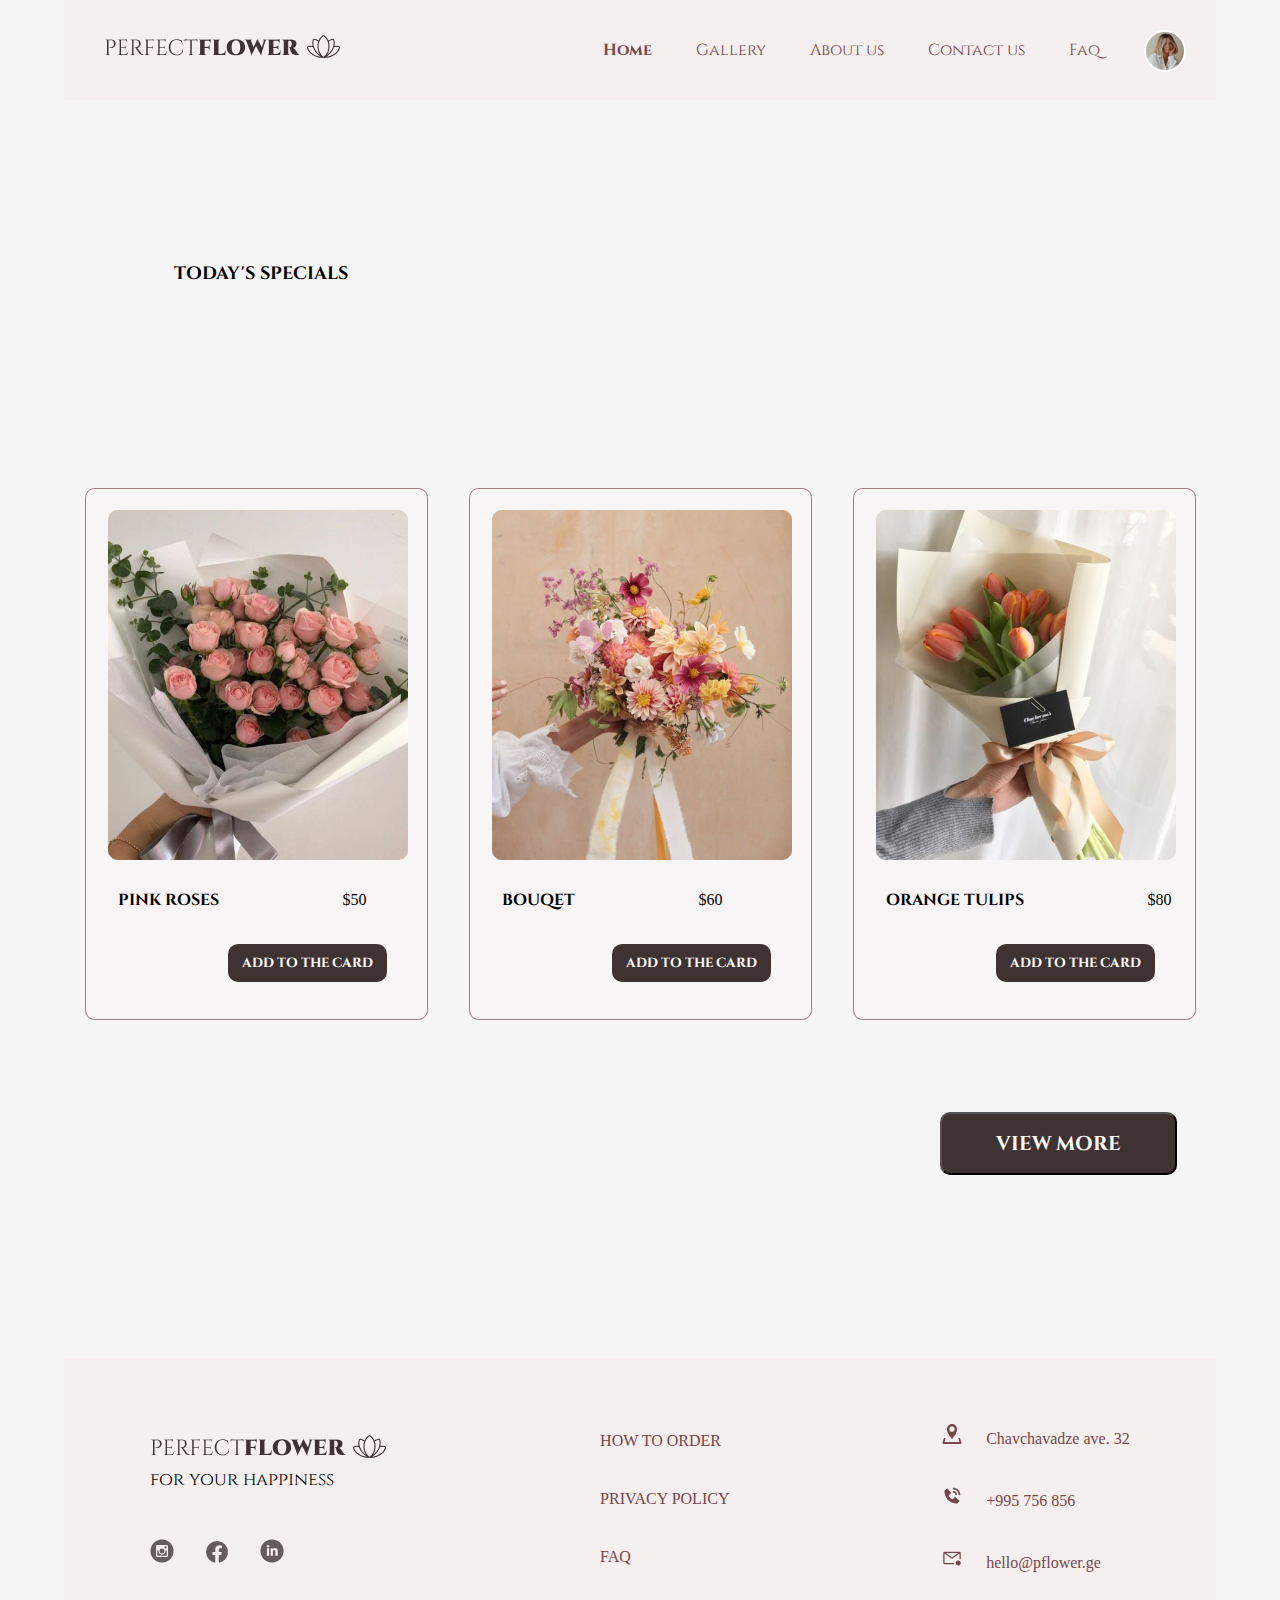
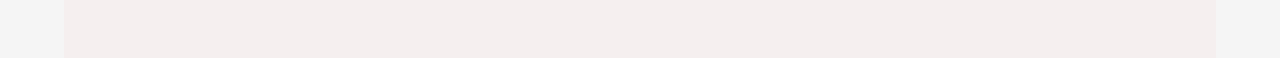
<file: index.html>
<!DOCTYPE html>
<html lang="en">

<head>
    <meta charset="UTF-8">
    <meta http-equiv="X-UA-Compatible" content="IE=edge">
    <meta name="viewport" content="width=device-width, initial-scale=1.0">
    <link rel="preconnect" href="https://fonts.googleapis.com">
    <link rel="preconnect" href="https://fonts.gstatic.com" crossorigin>
    <link href="https://fonts.googleapis.com/css2?family=Cinzel&display=swap" rel="stylesheet">
    <link rel="stylesheet" href="./assets/css/reset.css">
    <link rel="stylesheet" href="./assets/css/style.css">

    <title>home</title>
</head>

<body>
    <div class="container">
        <header>
            <div class="header-information">
                <div class="logo-content">
                    <nav>
                        <ul>
                            <li>
                                <a href="index.html">
                                    <img src="./assets/images/LOGO.png" alt="Logo">
                                </a>
                            </li>
                        </ul>
                    </nav>

                </div>
                <div class="nav-wrapper">
                    <nav>
                        <ul>
                            <li>
                                <a class="home" href="index.html">Home</a>
                            </li>
                            <li>
                                <a href="assets/pages/gallery.html">Gallery</a>
                            </li>
                            <li>
                                <a href="assets/pages/about.html">About us</a>
                            </li>
                            <li>
                                <a href="assets/pages/contact.html">Contact us</a>
                            </li>
                            <li>
                                <a href="assets/pages/faq.html">Faq</a>
                            </li>
                            <li class="icon-1">
                                <a>
                                    <img src="./assets/images/image 6.png" class="header-img" alt="profile">
                                </a>
                            </li>

                        </ul>
                    </nav>
                </div>
            </div>
        </header>
    </div>

    <main>
        <div class="container-1">
            <section>
                <div class="main-title">
                    <h1>TODAY'S SPECIALS</h1>
                </div>
                <div class="card-top">
                    <div class="card-box">
                        <div class="card-wrapper">
                            <img src="assets/images/flowers 1.png" alt="pink roses img" />
                            <h2>PINK ROSES</h2>
                            <span>$50</span>
                            <div class="card-button">
                                <button>ADD TO THE CARD</button>
                            </div>
                        </div>
                    </div>
                    <div class="card-box">
                        <div class="card-wrapper">
                            <img src="assets/images/flowers 2.png" alt="bouqet img" />
                            <h2>BOUQET</h2>
                            <span class="card-price">$60</span>
                            <div class="card-button">
                                <button>ADD TO THE CARD</button>
                            </div>
                        </div>
                    </div>
                    <div class="card-box">
                        <div class="card-wrapper">
                            <img src="assets/images/flowers 3.png" alt="orange tulips img" />
                            <h2>ORANGE TULIPS</h2>
                            <span>$80</span>
                            <div class="card-button">
                                <button>ADD TO THE CARD</button>
                            </div>
                        </div>
                    </div>

                </div>
                <div class="card-bottom">
                    <button>VIEW MORE</button>
                </div>
            </section>
        </div>
    </main>

    <footer class="container-2">
        <div class="footer-box">
            <div class="footer-logo">
                <a href="./index.html">
                    <img src="assets/images/LOGO.png" alt="logo img">
                </a>
                <p>for your happiness</p>
                <div class="footer-apps">
                    <a>
                        <img src="assets/images/instagram.png" alt="instagram logo">
                    </a>
                    <a>
                        <img src="assets/images/facebook.png" alt="facebook logo">
                    </a>
                    <a>
                        <img src="assets/images/linkedin.png" alt="linkedin logo">
                    </a>
                </div>

            </div>
            <div class="footer-wrapper">
                <nav>
                    <ul>
                        <li>
                            <a> HOW TO ORDER</a>
                        </li>
                        <li class="footer-privacy">
                            <a> PRIVACY POLICY</a>
                        </li>
                        <li>
                            <a href="./assets/pages/faq.html"> FAQ</a>
                        </li>
                    </ul>
                </nav>
            </div>
            <div class="footer-contact">
                <nav>
                    <ul>
                        <li>
                            <a>
                                <img src="./assets/images/entypo_location.png" alt="location img">
                                Chavchavadze ave. 32
                            </a>

                        </li>
                        <li class="footer-contact-logo">
                            <a>
                                <img src="./assets/images/bxs_phone-call.png" alt="phone-call img">
                                +995 756 856

                            </a>
                        </li>
                        <li>
                            <a>
                                <img src="./assets/images/carbon_email-new.png" alt="email img">
                                hello@pflower.ge
                            </a>
                        </li>
                    </ul>
                </nav>
            </div>
        </div>
    </footer>
</body>

</html>
</file>
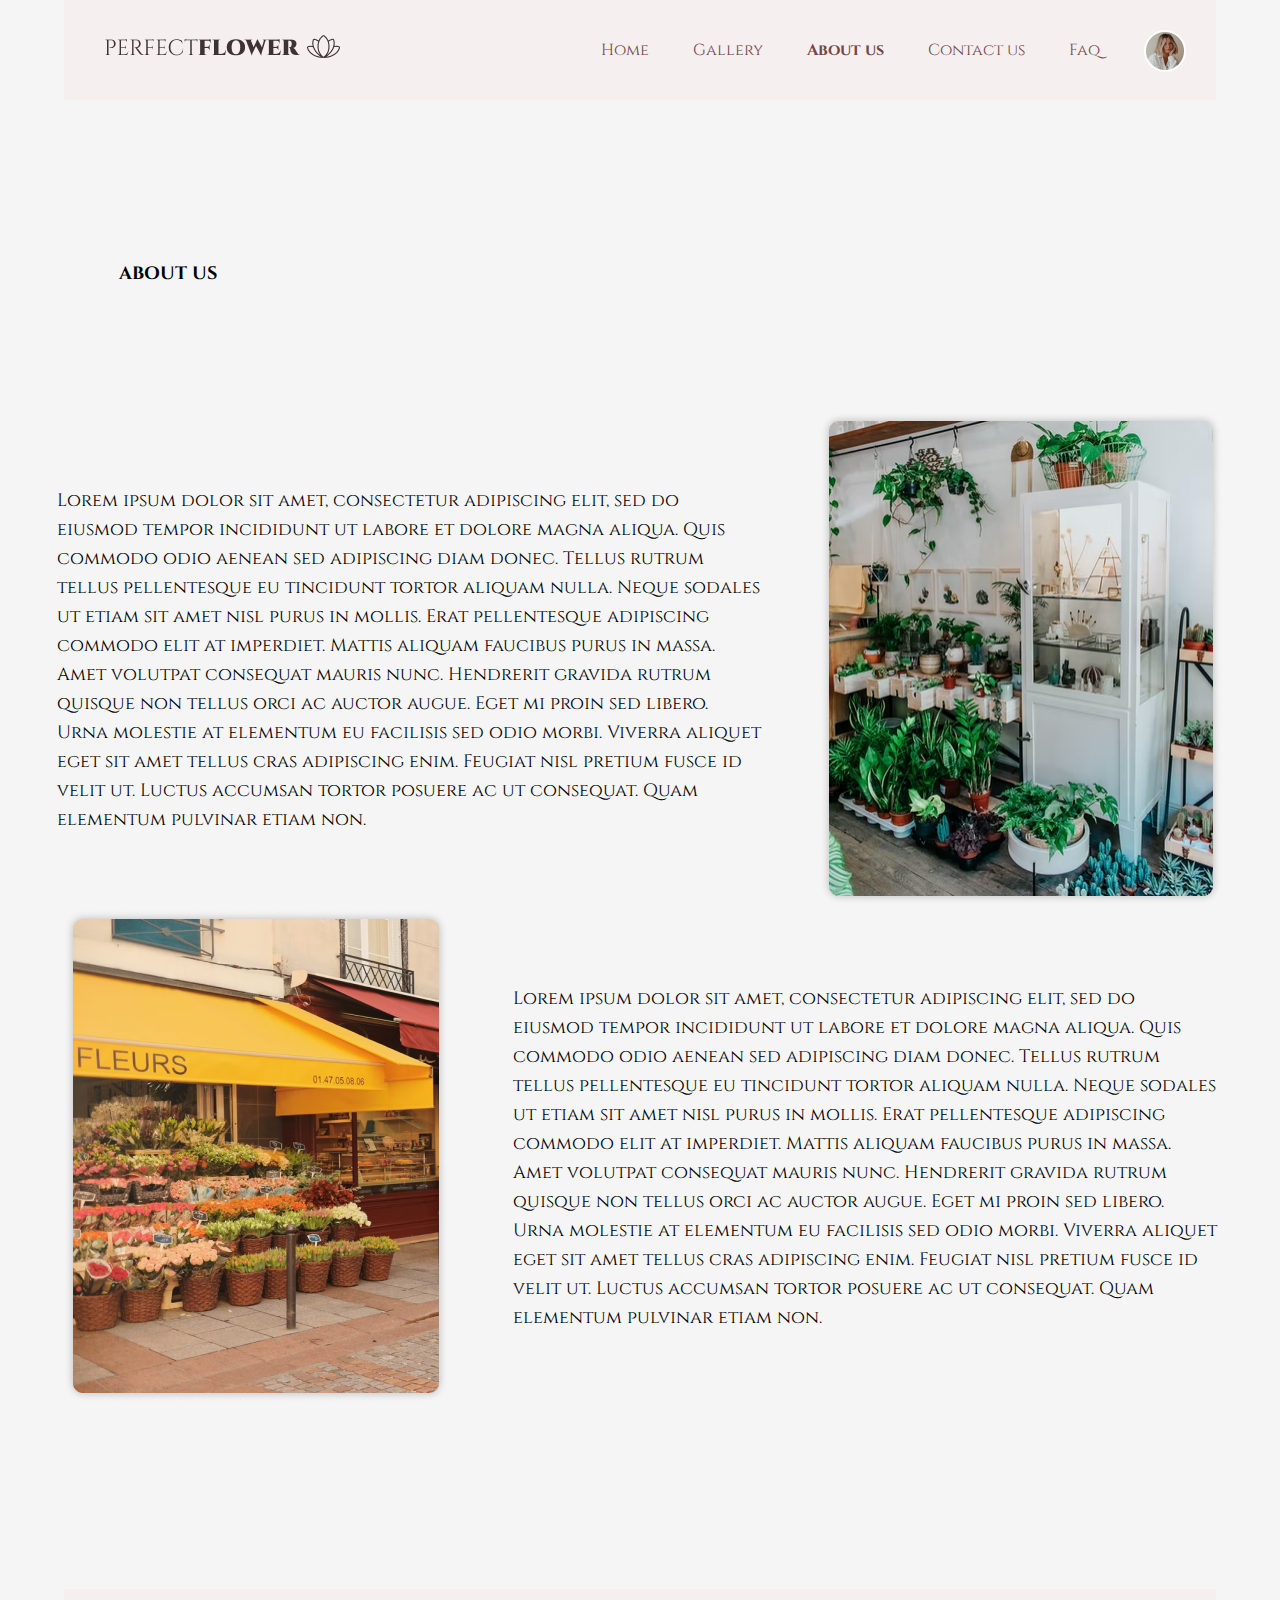
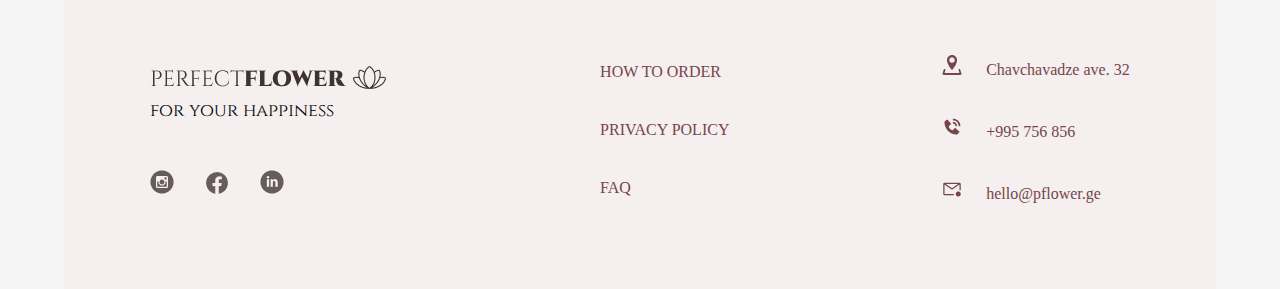
<file: assets/pages/about.html>
<!DOCTYPE html>
<html lang="en">

<head>
    <meta charset="UTF-8">
    <meta http-equiv="X-UA-Compatible" content="IE=edge">
    <meta name="viewport" content="width=device-width, initial-scale=1.0">
    <link rel="preconnect" href="https://fonts.googleapis.com">
    <link rel="preconnect" href="https://fonts.gstatic.com" crossorigin>
    <link href="https://fonts.googleapis.com/css2?family=Cinzel&display=swap" rel="stylesheet">
    <link rel="stylesheet" href="../css/reset.css">
    <link rel="stylesheet" href="../css/style.css">
    <title>about us</title>
</head>

<body>
    <div class="container">
        <header>
            <div class="header-information">
                <div class="logo-content">
                    <nav>
                        <ul>
                            <li>
                                <a href="../../index.html">
                                    <img src="../images/LOGO.png" alt="Logo">
                                </a>
                            </li>
                        </ul>
                    </nav>

                </div>
                <div class="nav-wrapper">
                    <nav>
                        <ul>
                            <li>
                                <a href="../../index.html">Home</a>
                            </li>
                            <li>
                                <a href="gallery.html">Gallery</a>
                            </li>
                            <li>
                                <a class="about" href="about.html">About us</a>
                            </li>
                            <li>
                                <a href="contact.html">Contact us</a>
                            </li>
                            <li>
                                <a href="faq.html">Faq</a>
                            </li>
                            <li class="icon-1">
                                <a>
                                    <img src="../images/image 6.png" class="header-img" alt="profile">
                                </a>
                            </li>
                        </ul>
                    </nav>
                </div>
            </div>
        </header>
    </div>
    <main>
        <div class="conteiner-1">
            <h4>ABOUT US</h4>
            <div class="about-box">
                <div class="about-information">
                    <p>Lorem ipsum dolor sit amet, consectetur adipiscing elit, sed do eiusmod tempor incididunt ut
                        labore et dolore magna aliqua. Quis commodo odio aenean sed adipiscing diam donec. Tellus rutrum
                        tellus pellentesque eu tincidunt tortor aliquam nulla. Neque sodales ut etiam sit amet nisl
                        purus in mollis. Erat pellentesque adipiscing commodo elit at imperdiet. Mattis aliquam faucibus
                        purus in massa. Amet volutpat consequat mauris nunc. Hendrerit gravida rutrum quisque non tellus
                        orci ac auctor augue. Eget mi proin sed libero. Urna molestie at elementum eu facilisis sed odio
                        morbi. Viverra aliquet eget sit amet tellus cras adipiscing enim. Feugiat nisl pretium fusce id
                        velit ut. Luctus accumsan tortor posuere ac ut consequat. Quam elementum pulvinar etiam non.
                    </p>
                </div>
                <div>
                    <img src="../images/image 30.png" alt="flowers img">
                </div>
            </div>
            <div class="about-box-1">
                <div>
                    <img src="../images/image 31.png" alt="flowers img">
                </div>
                <div class="about-information">
                    <p>Lorem ipsum dolor sit amet, consectetur adipiscing elit, sed do eiusmod tempor incididunt ut
                        labore et dolore magna aliqua. Quis commodo odio aenean sed adipiscing diam donec. Tellus rutrum
                        tellus pellentesque eu tincidunt tortor aliquam nulla. Neque sodales ut etiam sit amet nisl
                        purus in mollis. Erat pellentesque adipiscing commodo elit at imperdiet. Mattis aliquam faucibus
                        purus in massa. Amet volutpat consequat mauris nunc. Hendrerit gravida rutrum quisque non tellus
                        orci ac auctor augue. Eget mi proin sed libero. Urna molestie at elementum eu facilisis sed odio
                        morbi. Viverra aliquet eget sit amet tellus cras adipiscing enim. Feugiat nisl pretium fusce id
                        velit ut. Luctus accumsan tortor posuere ac ut consequat. Quam elementum pulvinar etiam non.
                    </p>
                </div>
            </div>
        </div>
    </main>

    <footer class="container-2">
        <div class="footer-box">
            <div class="footer-logo">
                <a href="./index.html">
                    <img src="../images/LOGO.png" alt="logo img">
                </a>
                <p>for your happiness</p>
                <div class="footer-apps">
                    <a>
                        <img src="../images/instagram.png" alt="instagram logo">
                    </a>
                    <a>
                        <img src="../images/facebook.png" alt="facebook logo">
                    </a>
                    <a>
                        <img src="../images/linkedin.png" alt="linkedin logo">
                    </a>
                </div>
            </div>
            <div class="footer-wrapper">
                <nav>
                    <ul>
                        <li>
                            <a> HOW TO ORDER</a>
                        </li>
                        <li class="footer-privacy">
                            <a> PRIVACY POLICY</a>
                        </li>
                        <li>
                            <a href="faq.html"> FAQ</a>
                        </li>
                    </ul>
                </nav>
            </div>
            <div class="footer-contact">
                <nav>
                    <ul>
                        <li>
                            <a>
                                <img src="../images/entypo_location.png" alt="location img">
                                Chavchavadze ave. 32
                            </a>
                        </li>
                        <li class="footer-contact-logo">
                            <a>
                                <img src="../images/bxs_phone-call.png" alt="phone-call img">
                                +995 756 856
                            </a>
                        </li>
                        <li>
                            <a>
                                <img src="../images/carbon_email-new.png" alt="email img">
                                hello@pflower.ge
                            </a>
                        </li>
                    </ul>
                </nav>
            </div>
        </div>
    </footer>
</body>

</html>
</file>
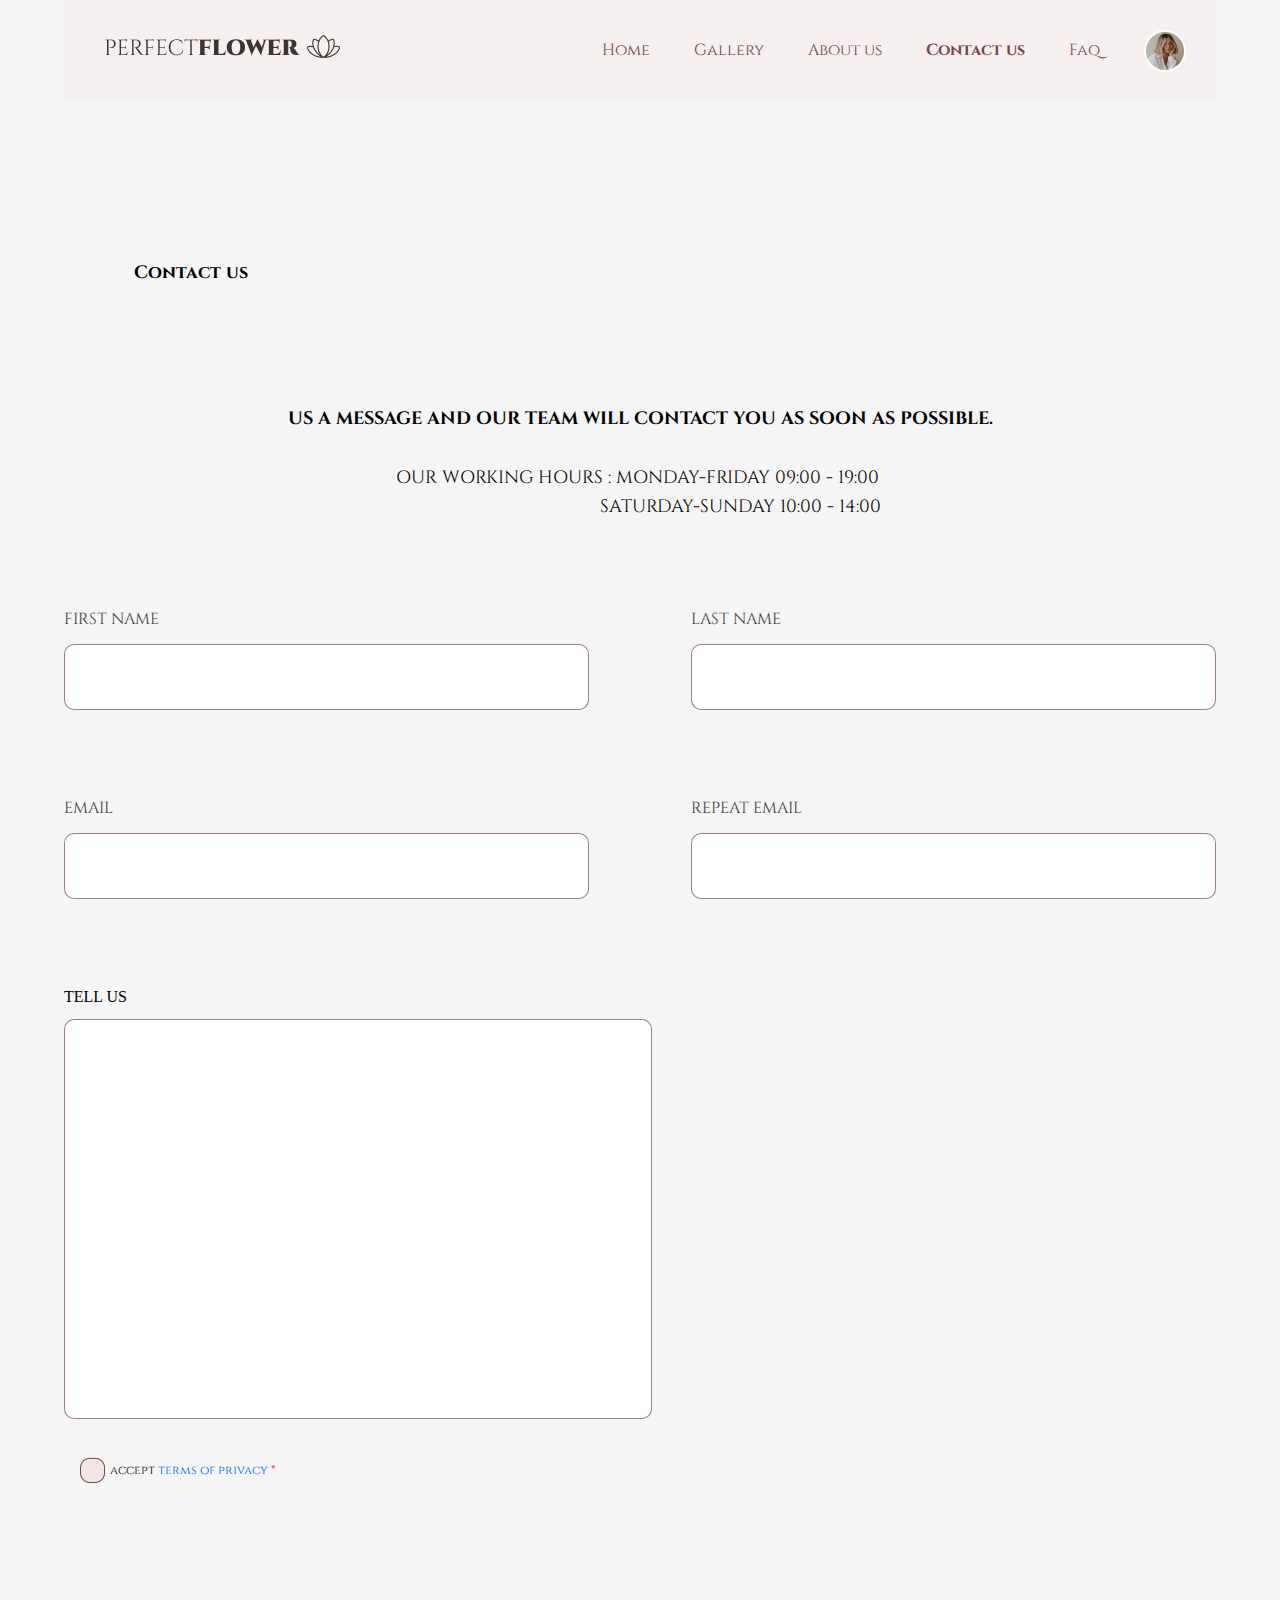
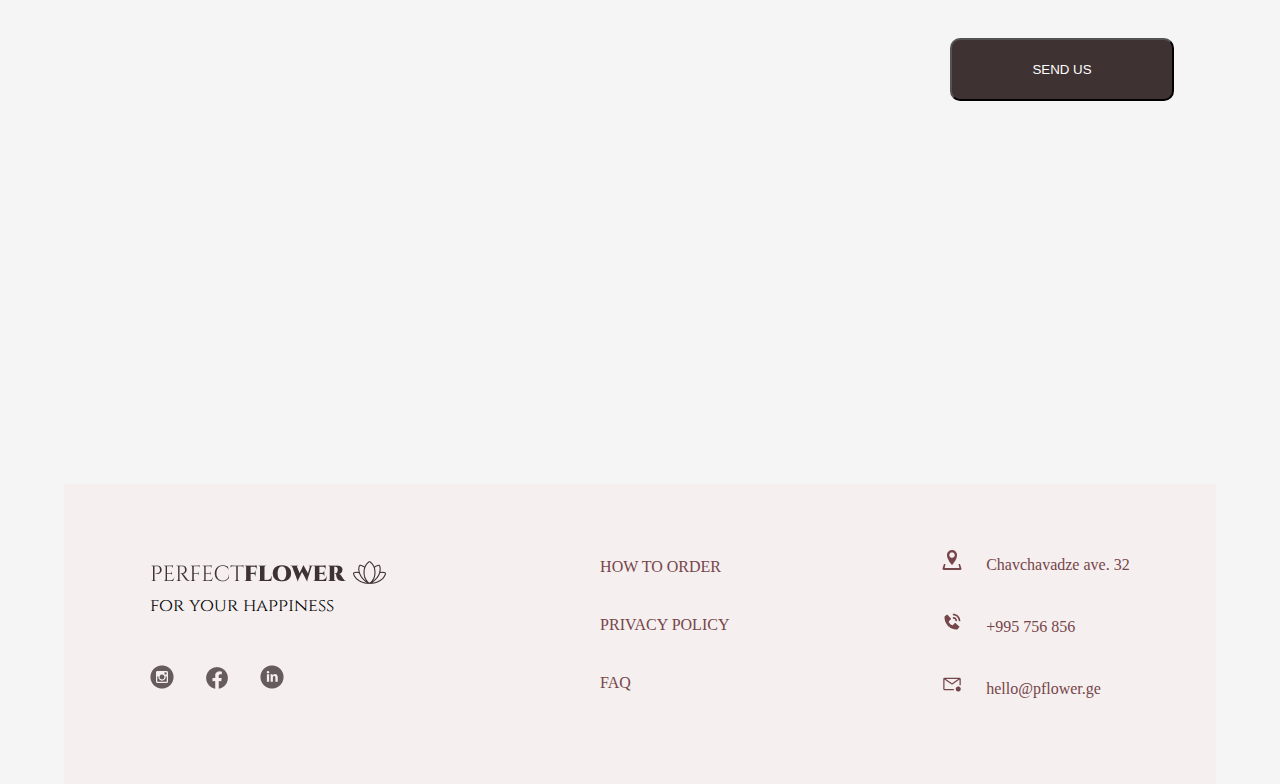
<file: assets/pages/contact.html>
<!DOCTYPE html>
<html lang="en">

<head>
    <meta charset="UTF-8">
    <meta http-equiv="X-UA-Compatible" content="IE=edge">
    <meta name="viewport" content="width=device-width, initial-scale=1.0">
    <link rel="preconnect" href="https://fonts.googleapis.com">
    <link rel="preconnect" href="https://fonts.gstatic.com" crossorigin>
    <link href="https://fonts.googleapis.com/css2?family=Cinzel&display=swap" rel="stylesheet">
    <link rel="stylesheet" href="../css/reset.css">
    <link rel="stylesheet" href="../css/style.css">
    <title>home</title>
</head>

<body>
    <div class="container">
        <header>
            <div class="header-information">
                <div class="logo-content">
                    <nav>
                        <ul>
                            <li>
                                <a href="../../index.html">
                                    <img src="../images/LOGO.png" alt="Logo">
                                </a>
                            </li>
                        </ul>
                    </nav>
                </div>
                <div class="nav-wrapper">
                    <nav>
                        <ul>
                            <li>
                                <a href="../../index.html">Home</a>
                            </li>
                            <li>
                                <a href="gallery.html">Gallery</a>
                            </li>
                            <li>
                                <a href="about.html">About us</a>
                            </li>
                            <li>
                                <a class="contact" href="contact.html">Contact us</a>
                            </li>
                            <li>
                                <a href="faq.html">Faq</a>
                            </li>
                            <li class="icon-1">
                                <a>
                                    <img src="../images/image 6.png" class="header-img" alt="profile">
                                </a>
                            </li>
                        </ul>
                    </nav>
                </div>
            </div>
        </header>
    </div>
    <main>
        <div class="container-1">
            <h5>Contact us</h5>
            <div class="contact-title">
                <h6>US A MESSAGE AND OUR TEAM WILL CONTACT YOU AS SOON AS POSSIBLE.</h6>
                <p>OUR WORKING HOURS : MONDAY-FRIDAY 09:00 - 19:00 </p>
                <span>SATURDAY-SUNDAY 10:00 - 14:00</span>
            </div>
            <div class="contact-wrapper">
                <div class="contact-sign-up">
                    <label for="fname">FIRST NAME</label>
                    <input type="text" name="fname">
                </div>
                <div class="contact-sign-up">
                    <label for="lname">LAST NAME</label>
                    <input type="text" name="lname">
                </div>
            </div>
            <div class="contact-wrapper">
                <div class="contact-sign-up">
                    <label for="email">EMAIL</label>
                    <input type="email" name="email">
                </div>
                <div class="contact-sign-up">
                    <label for="email">REPEAT EMAIL</label>
                    <input type="email" name="email">
                </div>
            </div>
            <div class="contact-wrapper-map">
                <div class="contact-info">
                    <label for="tell us">TELL US</label>
                    <input type="text" name="tell us">
                </div>
                <div class="contact-map">
                    <iframe
                        src="https://www.google.com/maps/embed?pb=!1m18!1m12!1m3!1d2978.538322653568!2d44.768698014938145!3d41.708901283965396!2m3!1f0!2f0!3f0!3m2!1i1024!2i768!4f13.1!3m3!1m2!1s0x40447332ce83ce27%3A0x88f10503a3a86e1d!2sIlia%20State%20University!5e0!3m2!1sen!2sge!4v1676544685999!5m2!1sen!2sge"
                        width="600" height="450" style="border:0;" allowfullscreen="" loading="lazy"
                        referrerpolicy="no-referrer-when-downgrade"></iframe>
                </div>
            </div>
        </div>
        <div class="accept-button">
            <img src="../images/Rectangle 21.png" alt="logo">
            <p>accept
                <span class="blue">terms of privacy</span>
                <span class="red">*</span>
            </p>

        </div>
        <button class="contact-button">SEND US</button>
    </main>
    <footer class="container-2">
        <div class="footer-box">
            <div class="footer-logo">
                <a href="./index.html">
                    <img src="../images/LOGO.png" alt="logo img">
                </a>
                <p>for your happiness</p>
                <div class="footer-apps">
                    <a>
                        <img src="../images/instagram.png" alt="instagram logo">
                    </a>
                    <a>
                        <img src="../images/facebook.png" alt="facebook logo">
                    </a>
                    <a>
                        <img src="../images/linkedin.png" alt="linkedin logo">
                    </a>
                </div>
            </div>
            <div class="footer-wrapper">
                <nav>
                    <ul>
                        <li>
                            <a> HOW TO ORDER</a>
                        </li>
                        <li class="footer-privacy">
                            <a> PRIVACY POLICY</a>
                        </li>
                        <li>
                            <a href="faq.html"> FAQ</a>
                        </li>
                    </ul>
                </nav>
            </div>
            <div class="footer-contact">
                <nav>
                    <ul>
                        <li>
                            <a>
                                <img src="../images/entypo_location.png" alt="location img">
                                Chavchavadze ave. 32
                            </a>

                        </li>
                        <li class="footer-contact-logo">
                            <a>
                                <img src="../images/bxs_phone-call.png" alt="phone-call img">
                                +995 756 856

                            </a>
                        </li>
                        <li>
                            <a>
                                <img src="../images/carbon_email-new.png" alt="email img">
                                hello@pflower.ge
                            </a>
                        </li>
                    </ul>
                </nav>
            </div>
        </div>
    </footer>
</body>

</html>
</file>
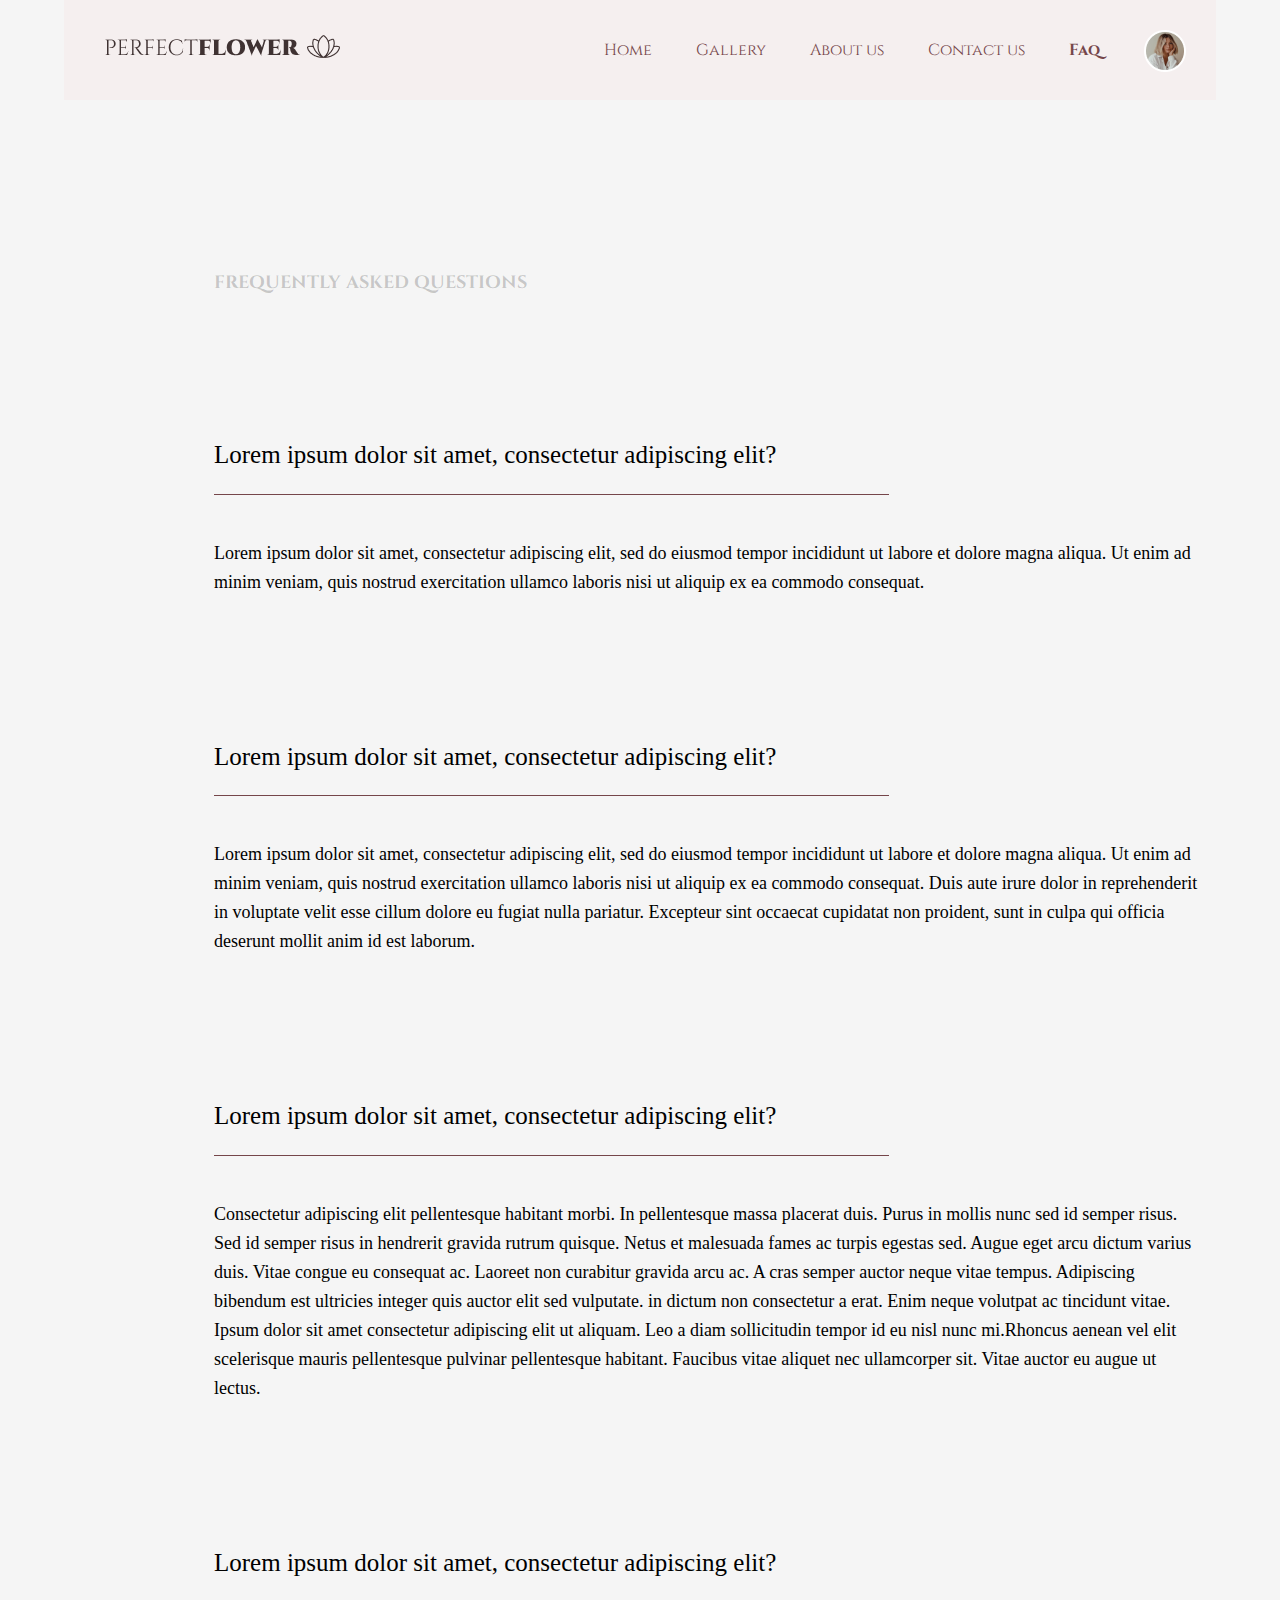
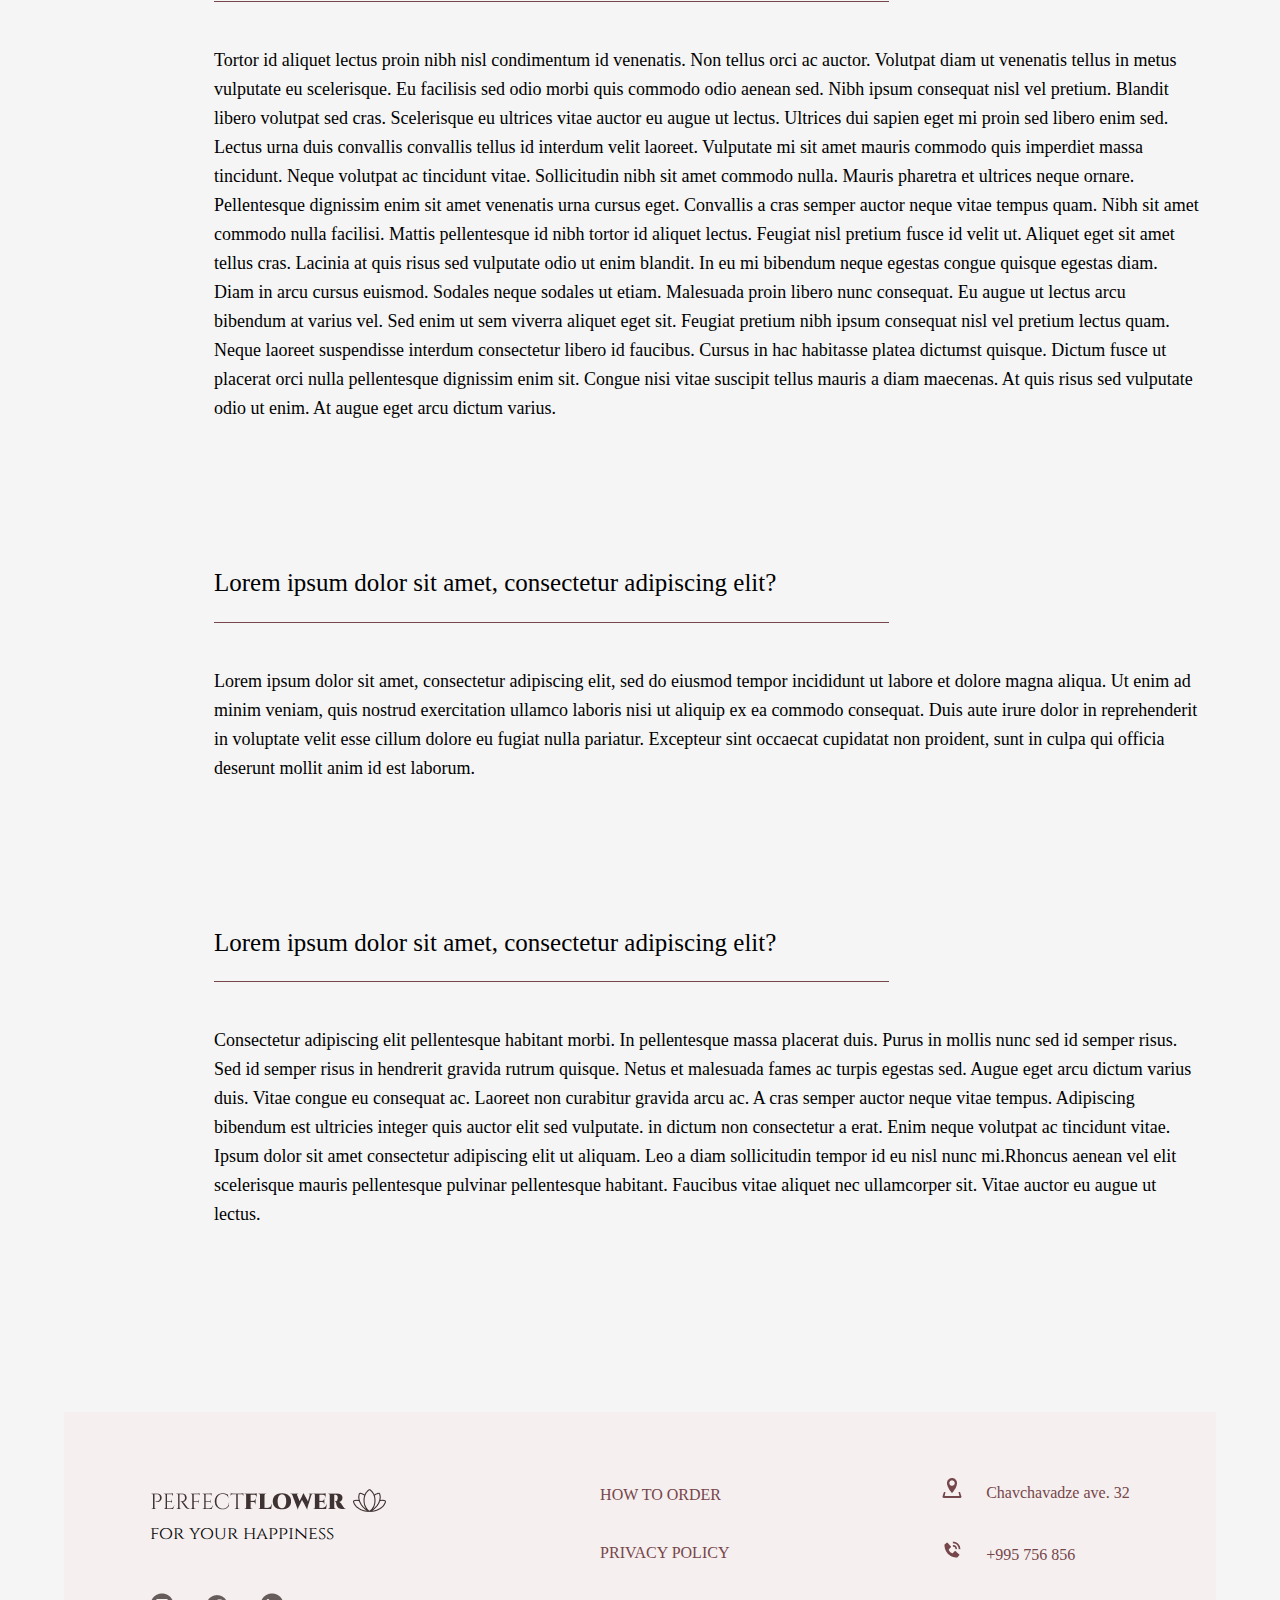
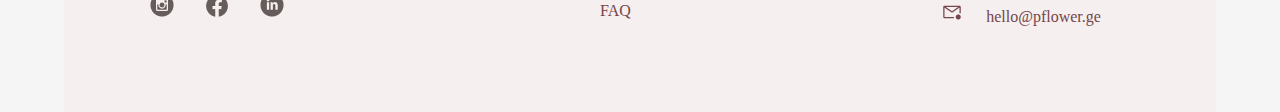
<file: assets/pages/faq.html>
<!DOCTYPE html>
<html lang="en">

<head>
    <meta charset="UTF-8">
    <meta http-equiv="X-UA-Compatible" content="IE=edge">
    <meta name="viewport" content="width=device-width, initial-scale=1.0">
    <link rel="preconnect" href="https://fonts.googleapis.com">
    <link rel="preconnect" href="https://fonts.gstatic.com" crossorigin>
    <link href="https://fonts.googleapis.com/css2?family=Cinzel&display=swap" rel="stylesheet">
    <link rel="stylesheet" href="../css/reset.css">
    <link rel="stylesheet" href="../css/style.css">
    <title>FAQ</title>
</head>

<body>
    <div class="container">
        <header>
            <div class="header-information">
                <div class="logo-content">
                    <nav>
                        <ul>
                            <li>
                                <a href="../../index.html">
                                    <img src="../images/LOGO.png" alt="Logo">
                                </a>
                            </li>
                        </ul>
                    </nav>

                </div>
                <div class="nav-wrapper">
                    <nav>
                        <ul>
                            <li>
                                <a href="../../index.html">Home</a>
                            </li>
                            <li>
                                <a href="gallery.html">Gallery</a>
                            </li>
                            <li>
                                <a href="about.html">About us</a>
                            </li>
                            <li>
                                <a href="contact.html">Contact us</a>
                            </li>
                            <li>
                                <a class="faq" href="faq.html">Faq</a>
                            </li>
                            <li class="icon-1">
                                <a>
                                    <img src="../images/image 6.png" class="header-img" alt="profile">
                                </a>
                            </li>

                        </ul>
                    </nav>
                </div>
            </div>
        </header>
    </div>
    <main>
        <div class="container-1">
            <div class="faq-title">
                <h1>FREQUENTLY ASKED QUESTIONS</h1>
            </div>
            <div class="faq-wrapper">
                <h3>Lorem ipsum dolor sit amet, consectetur adipiscing elit?</h3>
                <p>Lorem ipsum dolor sit amet, consectetur adipiscing elit, sed do eiusmod tempor incididunt ut labore
                    et
                    dolore magna aliqua. Ut enim ad minim veniam, quis nostrud exercitation ullamco laboris nisi ut
                    aliquip
                    ex ea commodo consequat. </p>
                <h3>Lorem ipsum dolor sit amet, consectetur adipiscing elit?</h3>
                <p>Lorem ipsum dolor sit amet, consectetur adipiscing elit, sed do eiusmod tempor incididunt ut labore
                    et
                    dolore magna aliqua. Ut enim ad minim veniam, quis nostrud exercitation ullamco laboris nisi ut
                    aliquip
                    ex ea commodo consequat. Duis aute irure dolor in reprehenderit in voluptate velit esse cillum
                    dolore eu
                    fugiat nulla pariatur. Excepteur sint occaecat cupidatat non proident, sunt in culpa qui officia
                    deserunt mollit anim id est laborum.</p>
                <h3>Lorem ipsum dolor sit amet, consectetur adipiscing elit?</h3>
                <p>Consectetur adipiscing elit pellentesque habitant morbi. In pellentesque massa placerat duis. Purus
                    in
                    mollis nunc sed id semper risus. Sed id semper risus in hendrerit gravida rutrum quisque. Netus et
                    malesuada fames ac turpis egestas sed. Augue eget arcu dictum varius duis. Vitae congue eu consequat
                    ac.
                    Laoreet non curabitur gravida arcu ac. A cras semper auctor neque vitae tempus. Adipiscing bibendum
                    est
                    ultricies integer quis auctor elit sed vulputate. in dictum non consectetur a erat. Enim neque
                    volutpat
                    ac tincidunt vitae. Ipsum dolor sit amet consectetur adipiscing elit ut aliquam. Leo a diam
                    sollicitudin
                    tempor id eu nisl nunc mi.Rhoncus aenean vel elit scelerisque mauris pellentesque pulvinar
                    pellentesque
                    habitant. Faucibus vitae aliquet nec ullamcorper sit. Vitae auctor eu augue ut lectus.</p>
                <h3>Lorem ipsum dolor sit amet, consectetur adipiscing elit?</h3>
                <p>Tortor id aliquet lectus proin nibh nisl condimentum id venenatis. Non tellus orci ac auctor.
                    Volutpat
                    diam ut venenatis tellus in metus vulputate eu scelerisque. Eu facilisis sed odio morbi quis commodo
                    odio aenean sed. Nibh ipsum consequat nisl vel pretium. Blandit libero volutpat sed cras.
                    Scelerisque eu
                    ultrices vitae auctor eu augue ut lectus. Ultrices dui sapien eget mi proin sed libero enim sed.
                    Lectus
                    urna duis convallis convallis tellus id interdum velit laoreet. Vulputate mi sit amet mauris commodo
                    quis imperdiet massa tincidunt. Neque volutpat ac tincidunt vitae. Sollicitudin nibh sit amet
                    commodo
                    nulla. Mauris pharetra et ultrices neque ornare. Pellentesque dignissim enim sit amet venenatis urna
                    cursus eget. Convallis a cras semper auctor neque vitae tempus quam. Nibh sit amet commodo nulla
                    facilisi. Mattis pellentesque id nibh tortor id aliquet lectus. Feugiat nisl pretium fusce id velit
                    ut.

                    Aliquet eget sit amet tellus cras. Lacinia at quis risus sed vulputate odio ut enim blandit. In eu
                    mi
                    bibendum neque egestas congue quisque egestas diam. Diam in arcu cursus euismod. Sodales neque
                    sodales
                    ut etiam. Malesuada proin libero nunc consequat. Eu augue ut lectus arcu bibendum at varius vel. Sed
                    enim ut sem viverra aliquet eget sit. Feugiat pretium nibh ipsum consequat nisl vel pretium lectus
                    quam.
                    Neque laoreet suspendisse interdum consectetur libero id faucibus. Cursus in hac habitasse platea
                    dictumst quisque. Dictum fusce ut placerat orci nulla pellentesque dignissim enim sit. Congue nisi
                    vitae
                    suscipit tellus mauris a diam maecenas. At quis risus sed vulputate odio ut enim. At augue eget arcu
                    dictum varius.</p>
                <h3>Lorem ipsum dolor sit amet, consectetur adipiscing elit?</h3>
                <p>Lorem ipsum dolor sit amet, consectetur adipiscing elit, sed do eiusmod tempor incididunt ut labore
                    et
                    dolore magna aliqua. Ut enim ad minim veniam, quis nostrud exercitation ullamco laboris nisi ut
                    aliquip
                    ex ea commodo consequat. Duis aute irure dolor in reprehenderit in voluptate velit esse cillum
                    dolore eu
                    fugiat nulla pariatur. Excepteur sint occaecat cupidatat non proident, sunt in culpa qui officia
                    deserunt mollit anim id est laborum.</p>
                <h3>Lorem ipsum dolor sit amet, consectetur adipiscing elit?</h3>
                <p>Consectetur adipiscing elit pellentesque habitant morbi. In pellentesque massa placerat duis. Purus
                    in
                    mollis nunc sed id semper risus. Sed id semper risus in hendrerit gravida rutrum quisque. Netus et
                    malesuada fames ac turpis egestas sed. Augue eget arcu dictum varius duis. Vitae congue eu consequat
                    ac.
                    Laoreet non curabitur gravida arcu ac. A cras semper auctor neque vitae tempus. Adipiscing bibendum
                    est
                    ultricies integer quis auctor elit sed vulputate. in dictum non consectetur a erat. Enim neque
                    volutpat
                    ac tincidunt vitae. Ipsum dolor sit amet consectetur adipiscing elit ut aliquam. Leo a diam
                    sollicitudin
                    tempor id eu nisl nunc mi.Rhoncus aenean vel elit scelerisque mauris pellentesque pulvinar
                    pellentesque
                    habitant. Faucibus vitae aliquet nec ullamcorper sit. Vitae auctor eu augue ut lectus.</p>
            </div>
        </div>
    </main>
    <footer class="container-2">
        <div class="footer-box">
            <div class="footer-logo">
                <a href="./index.html">
                    <img src="../images/LOGO.png" alt="logo img">
                </a>
                <p>for your happiness</p>
                <div class="footer-apps">
                    <a>
                        <img src="../images/instagram.png" alt="instagram logo">
                    </a>
                    <a>
                        <img src="../images/facebook.png" alt="facebook logo">
                    </a>
                    <a>
                        <img src="../images/linkedin.png" alt="linkedin logo">
                    </a>
                </div>

            </div>
            <div class="footer-wrapper">
                <nav>
                    <ul>
                        <li>
                            <a> HOW TO ORDER</a>
                        </li>
                        <li class="footer-privacy">
                            <a> PRIVACY POLICY</a>
                        </li>
                        <li>
                            <a href="faq.html"> FAQ</a>
                        </li>
                    </ul>
                </nav>
            </div>
            <div class="footer-contact">
                <nav>
                    <ul>
                        <li>
                            <a>
                                <img src="../images/entypo_location.png" alt="location img">
                                Chavchavadze ave. 32
                            </a>

                        </li>
                        <li class="footer-contact-logo">
                            <a>
                                <img src="../images/bxs_phone-call.png" alt="phone-call img">
                                +995 756 856

                            </a>
                        </li>
                        <li>
                            <a>
                                <img src="../images/carbon_email-new.png" alt="email img">
                                hello@pflower.ge
                            </a>
                        </li>
                    </ul>
                </nav>
            </div>
        </div>
    </footer>
</body>

</html>
</file>
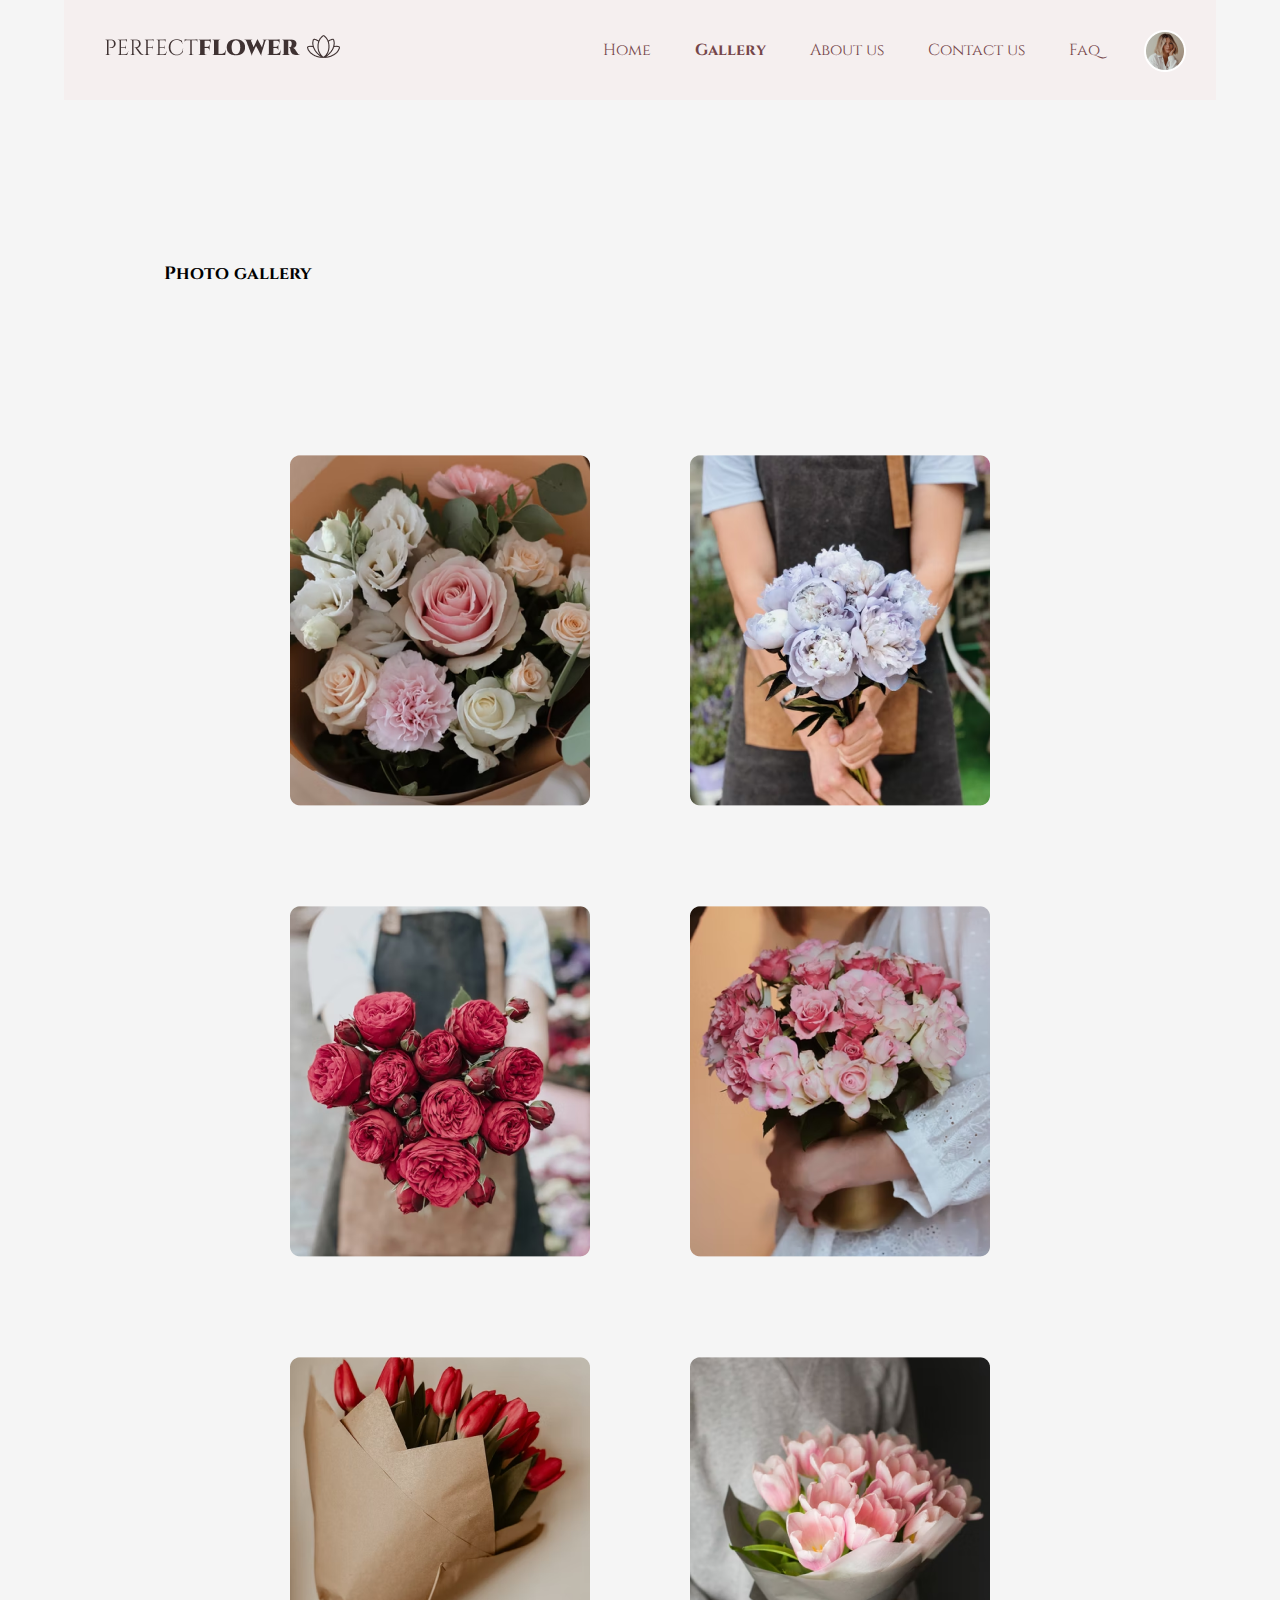
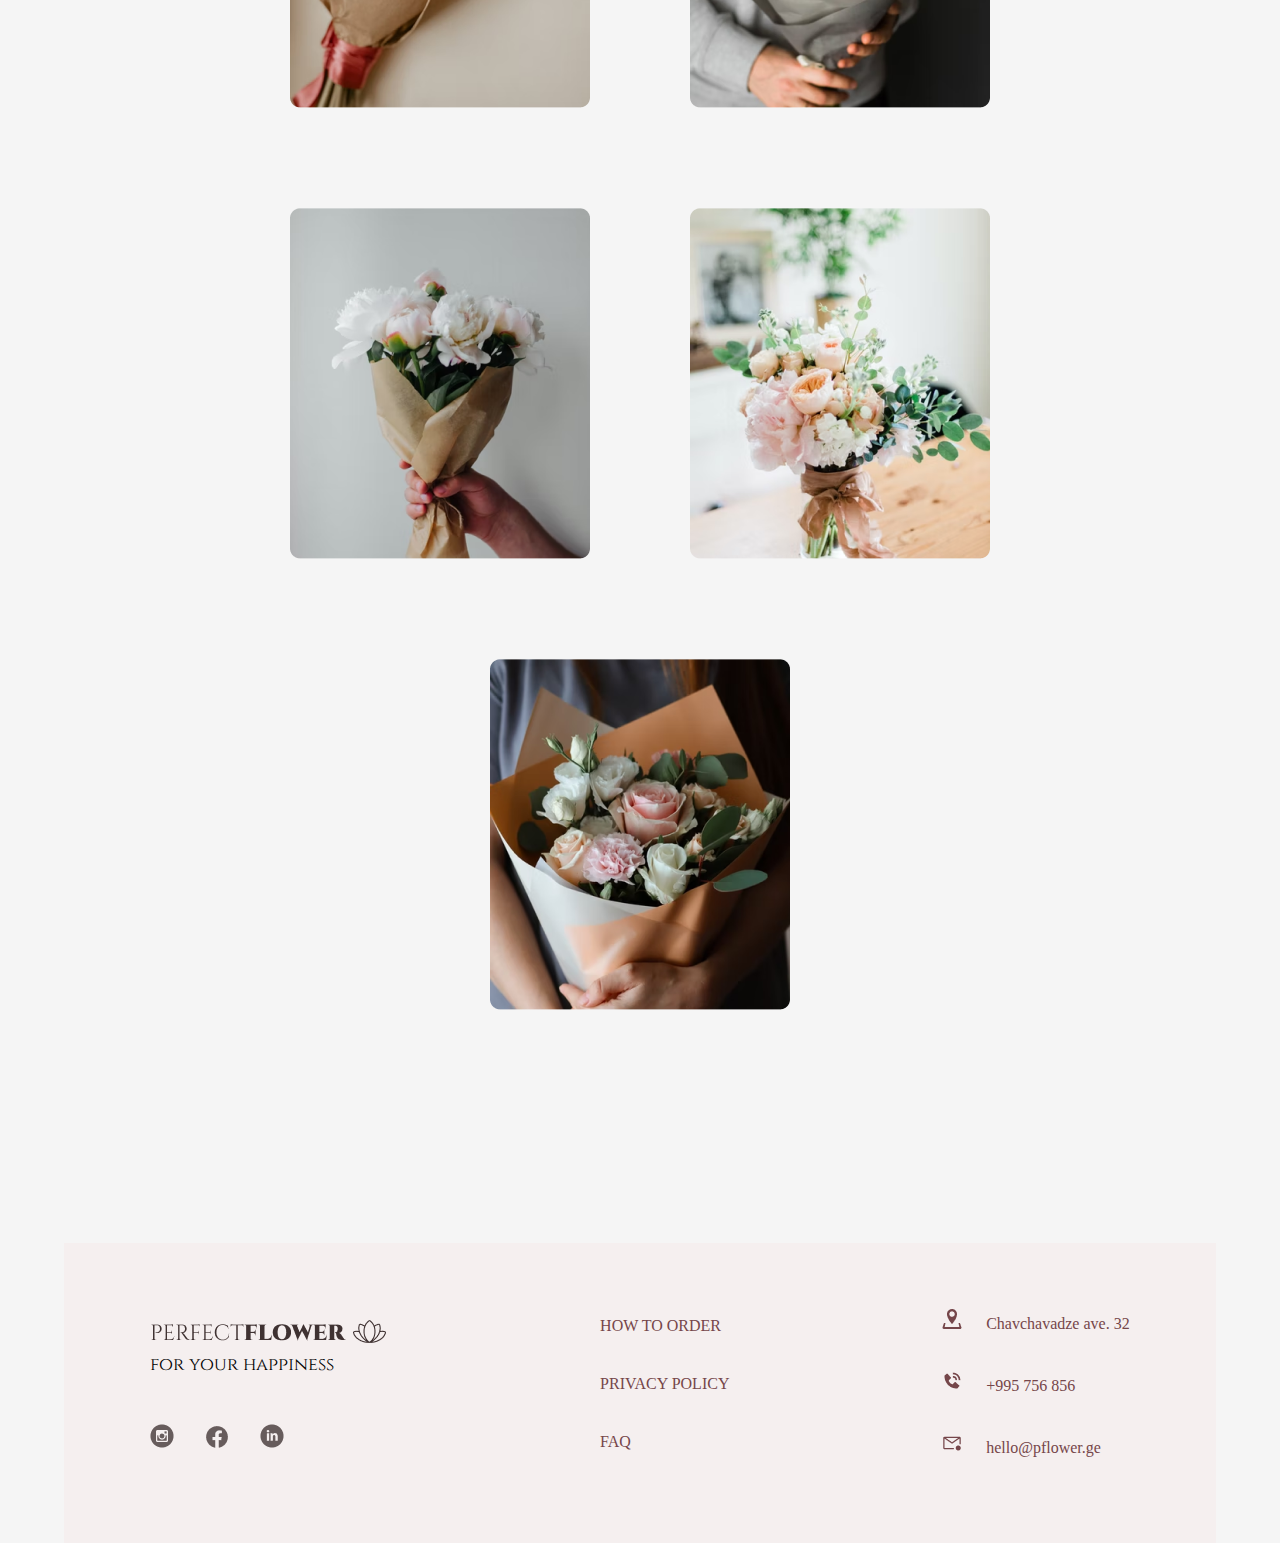
<file: assets/pages/gallery.html>
<!DOCTYPE html>
<html lang="en">

<head>
    <meta charset="UTF-8">
    <meta http-equiv="X-UA-Compatible" content="IE=edge">
    <meta name="viewport" content="width=device-width, initial-scale=1.0">
    <link rel="preconnect" href="https://fonts.googleapis.com">
    <link rel="preconnect" href="https://fonts.gstatic.com" crossorigin>
    <link href="https://fonts.googleapis.com/css2?family=Cinzel&display=swap" rel="stylesheet">
    <link rel="stylesheet" href="../css/reset.css">
    <link rel="stylesheet" href="../css/style.css">

    <title>gallery</title>
</head>

<body>
    <div class="container">
        <header>
            <div class="header-information">
                <div class="logo-content">
                    <nav>
                        <ul>
                            <li>
                                <a href="../../index.html">
                                    <img src="../images/LOGO.png" alt="Logo">
                                </a>
                            </li>
                        </ul>
                    </nav>

                </div>
                <div class="nav-wrapper">
                    <nav>
                        <ul>
                            <li>
                                <a href="../../index.html">Home</a>
                            </li>
                            <li>
                                <a class="gallery" href="gallery.html">Gallery</a>
                            </li>
                            <li>
                                <a href="about.html">About us</a>
                            </li>
                            <li>
                                <a href="contact.html">Contact us</a>
                            </li>
                            <li>
                                <a href="faq.html">Faq</a>
                            </li>
                            <li class="icon-1">
                                <a>
                                    <img src="../images/image 6.png" class="header-img" alt="profile">
                                </a>
                            </li>

                        </ul>
                    </nav>
                </div>
            </div>
        </header>
    </div>
    <main>
        <div class="container-1">
            <div class="gallery-title">
                <h1>Photo gallery</h1>
            </div>
            <div class="gallery-box">
                <img class="gallery-pic" src="../images/image 37.png" alt="gallery img">
                <img class="gallery-pic" src="../images/image 28.png" alt="gallery img">
                <img class="gallery-pic" src="../images/image 27.png" alt="gallery img">
                <img class="gallery-pic" src="../images/image 26.png" alt="gallery img">
                <img class="gallery-pic" src="../images/image 25.png" alt="gallery img">
                <img class="gallery-pic" src="../images/image 24.png" alt="gallery img">
                <img class="gallery-pic" src="../images/image 23.png" alt="gallery img">
                <img class="gallery-pic" src="../images/image 22.png" alt="gallery img">
                <img class="gallery-pic" src="../images/image 22 (1).png" alt="gallery img">
            </div>
        </div>
    </main>
    <footer class="container-2">
        <div class="footer-box">
            <div class="footer-logo">
                <a href="./index.html">
                    <img src="../images/LOGO.png" alt="logo img">
                </a>
                <p>for your happiness</p>
                <div class="footer-apps">
                    <a>
                        <img src="../images/instagram.png" alt="instagram logo">
                    </a>
                    <a>
                        <img src="../images/facebook.png" alt="facebook logo">
                    </a>
                    <a>
                        <img src="../images/linkedin.png" alt="linkedin logo">
                    </a>
                </div>

            </div>
            <div class="footer-wrapper">
                <nav>
                    <ul>
                        <li>
                            <a> HOW TO ORDER</a>
                        </li>
                        <li class="footer-privacy">
                            <a> PRIVACY POLICY</a>
                        </li>
                        <li>
                            <a href="faq.html"> FAQ</a>
                        </li>
                    </ul>
                </nav>
            </div>
            <div class="footer-contact">
                <nav>
                    <ul>
                        <li>
                            <a>
                                <img src="../images/entypo_location.png" alt="location img">
                                Chavchavadze ave. 32
                            </a>

                        </li>
                        <li class="footer-contact-logo">
                            <a>
                                <img src="../images/bxs_phone-call.png" alt="phone-call img">
                                +995 756 856

                            </a>
                        </li>
                        <li>
                            <a>
                                <img src="../images/carbon_email-new.png" alt="email img">
                                hello@pflower.ge
                            </a>
                        </li>
                    </ul>
                </nav>
            </div>
        </div>
    </footer>
</body>
</html>
</file>
<file: assets/css/style.css>
@font-face {
    font-family: 'Cinzel', serif;
    src: url(../fonts/Cinzel-Regular.ttf);
}

@font-face {
    font-family: 'Cinzel', serif;
    src: url(../fonts/Cinzel-Bold.ttf);
}

@font-face {
    font-family: 'Open Sans', sans-serif;
    src: url(../fonts/OpenSans-Regular.ttf);
}



body {
    background-color: #f5f5f5;
}

.container {
    max-width: 1340px;
    width: 90%;
    margin: 0 auto;
    background: #F5EFEF;
    height: 100px;
}

.container-1 {
    max-width: 1240px;
    width: 90%;
    margin: 0 auto;
    background: #F5F5F5;

}

.container-2 {
    max-width: 1240px;
    width: 90%;
    margin: 0 auto;
    background: #F5EFEF;
    height: 300px;
    margin-top: 183px;
}

.logo-content {
    margin-top: 30px;

}

.header-information {
    display: flex;
    justify-content: space-between;
}

.nav-wrapper {
    margin-right: 30px;
}

.nav-wrapper li {
    display: inline-block;
    margin-left: 40px;
    margin-top: 30px
}

.home,
.gallery,
.contact,
.about,
.faq {
    font-weight: bolder;
}

.header-img {
    vertical-align: middle;
}

.nav-wrapper a {
    text-decoration: none;
    color: #75464A;
    font-size: 16px;
    font-family: 'Cinzel', serif;
}


.main-title {
    font-size: 18px;
    line-height: 24px;
    font-family: 'Cinzel', serif;
    font-weight: 700;
    margin-top: 162px;
    margin-left: 50px;
}

.card-top {
    display: flex;
    justify-content: space-around;
}

.card-box {
    margin-top: 100px;
    background-color: #F7F5F5;
}

.card-wrapper {
    border: 1px solid #75464AB2;
    width: 343px;
    height: 532px;
    border-radius: 9.61px;
    padding: 21px 22px 126px 22px;
}

.card-wrapper h2 {
    padding-top: 27px;
    padding-left: 10px;
    font-size: 16px;
    line-height: 21.57px;
    font-family: 'Cinzel', serif;
    font-weight: 700;
    display: inline-block;
}

.card-wrapper span {
    display: inline-block;
    padding-left: 120px;
}


.card-button {
    background: #3F3232;
    width: 159px;
    height: 38px;
    border-radius: 10px;
    display: flex;
    flex-direction: row;
    justify-content: center;
    margin-top: 32px;
    margin-left: 120px;
}

.card-button button {

    background: #3F3232;
    color: #FFFFFF;
    display: flex;
    align-self: center;
    flex-direction: column;
    font-family: 'Cinzel', serif;
    font-weight: 700;
    border: none;

}

.card-bottom {
    text-align: right;
    margin-right: 39px;
    margin-top: 92px;
}

.card-bottom button {
    width: 237px;
    height: 63px;
    background: #3F3232;
    color: #FFFFFF;
    border-radius: 10px;
    font-size: 20px;
    line-height: 27px;
    font-family: 'Cinzel', serif;
    font-weight: 700;
}

.main-title h1 {
    margin-top: 162px;
    margin-bottom: 102px;
    margin-left: 60px;
    Font-size: 18px;
    Line-height: 24px;
    font-family: 'Cinzel', serif;
    font-weight: 700;

}

.gallery-title h1 {
    font-size: 18px;
    line-height: 24px;
    font-family: 'Cinzel', serif;
    font-weight: 700;
    margin: 162px 100px 119px
}

.gallery-box {
    display: flex;
    flex-wrap: wrap;
    align-items: center;
    justify-content: center;
}

.gallery-pic {
    padding: 50px;
}

.gallery-box img:hover {
    filter: drop-shadow(0 0 0.75rem);
    transform: scale(1.1);
    transition: 200ms;
}

.faq-title h1 {
    color: #00000033;
    font-size: 18px;
    line-height: 24px;
    font-family: 'Cinzel', serif;
    font-weight: 700;
    margin-left: 150px;
    margin-top: 171px;
}

.faq-wrapper h3 {
    font-size: 25px;
    line-height: 34px;
    border-bottom: 1px solid #75464A;
    width: 675px;
    padding-bottom: 21.5px;
    margin-top: 143px;
    margin-left: 150px;
}

.faq-wrapper p {
    font-size: 18px;
    line-height: 29px;
    margin-top: 44px;
    width: 988px;
    margin-left: 150px;

}

h4 {
    Font-size: 18px;
    Line-height: 24px;
    font-family: 'Cinzel', serif;
    font-weight: 700;
    margin-top: 162px;
    margin-left: 119px;
    margin-bottom: 125px;
}

.about-information p {
    width: 704px;
    font-size: 18px;
    line-height: 29px;
    font-family: 'Cinzel', serif;
}

.about-box,
.about-box-1 {
    display: flex;
    flex-direction: row;
    justify-content: space-evenly;
    align-items: center;

}

.contact-title {
    text-align: center;
}

h5 {
    font-size: 18px;
    line-height: 25px;
    font-family: 'Cinzel', serif;
    font-weight: 700;
    margin: 160px 70px 119px;
}

h6 {
    font-size: 18px;
    line-height: 29px;
    font-family: 'Cinzel', serif;
    font-weight: 700;
    margin-bottom: 30px;
}

.contact-title p {
    font-size: 18px;
    line-height: 29px;
    font-family: 'Cinzel', serif;
}

.contact-title span {
    font-size: 18px;
    line-height: 29px;
    font-family: 'Cinzel', serif;
    margin-left: 200px;
}



.working-hours {
    display: flex;
    gap: 20px;
    flex-direction: column;
    align-items: center;
}

.contact-sign-up label {
    font-size: 16px;
    line-height: 22px;
    color: #3D3D3D;
    Font-family: 'Cinzel', serif;

}

.contact-sign-up {
    display: flex;
    flex-direction: column;
    align-items: flex-start;
    gap: 14px;
}

.contact-wrapper {
    display: flex;
    flex-direction: row;
    align-content: stretch;
    justify-content: space-between;
    margin-top: 87px;
}

.contact-sign-up input {
    color: #75464A;
    border-radius: 10px;
    width: 525px;
    height: 66px;
    border: 1px solid #75464AB2;
}

.contact-wrapper-map input {
    width: 588px;
    height: 400px;
    color: #75464A;
    border-radius: 10px;
    border: 1px solid #75464AB2;
}


.contact-info {
    display: flex;
    flex-direction: column;
    align-content: stretch;
    align-items: flex-start;
    margin-top: 90px;
    gap: 14px;
}

.contact-map {
    margin-top: 120px;
}

iframe {
    border: 0;
    width: 575px;
    height: 394px;
    border-radius: 10px;
}

.contact-wrapper-map {
    display: flex;
    flex-direction: row;
    justify-content: space-between;

}

.accept-button {
    display: flex;
    flex-direction: row;
    align-content: stretch;
    margin-top: 38px;
    margin-left: 80px;
    gap: 5px;
    align-items: center;

}

.accept-button p {
    font-size: 12px;
    line-height: 16px;
    Font-family: 'Cinzel', serif;
}


.blue {
    color: #0057FF;
    font-size: 12px;
    line-height: 16px;
    Font-family: 'Cinzel', serif;
}

.red {
    color: #FF0000;
    font-size: 12px;
    line-height: 16px;
    Font-family: 'Cinzel', serif;
}

.contact-button {
    width: 224px;
    height: 63.44px;
    border-radius: 10px;
    color: #FFFFFF;
    background: #3F3232;
    margin-top: 155px;
    margin-left: 950px;
    margin-bottom: 200px;
}

.footer-box {
    display: flex;
    justify-content: space-around;
    align-items: center;
}


.footer-logo p {
    width: 184px;
    height: 24px;
    font-size: 18px;
    line-height: 24.26px;
    font-family: 'Cinzel', serif;
}

.footer-apps {
    display: flex;
    flex-direction: row;
    margin-top: 47px;
    gap: 30px;
}

.footer-wrapper,
.footer-contact,
.footer-logo,
.footer-contact-information {
    margin-top: 66px;
}

.footer-privacy,
.footer-number,
.footer-contact-logo {
    margin-top: 36px;
    margin-bottom: 36px;
}

.footer-wrapper a,
.footer-contact a,
.footer-contact-information a {
    font-size: 16px;
    line-height: 22px;
    color: #75464A;
    text-decoration: none;

}

.footer-contact img {
    margin-right: 20px;
}
</file>
